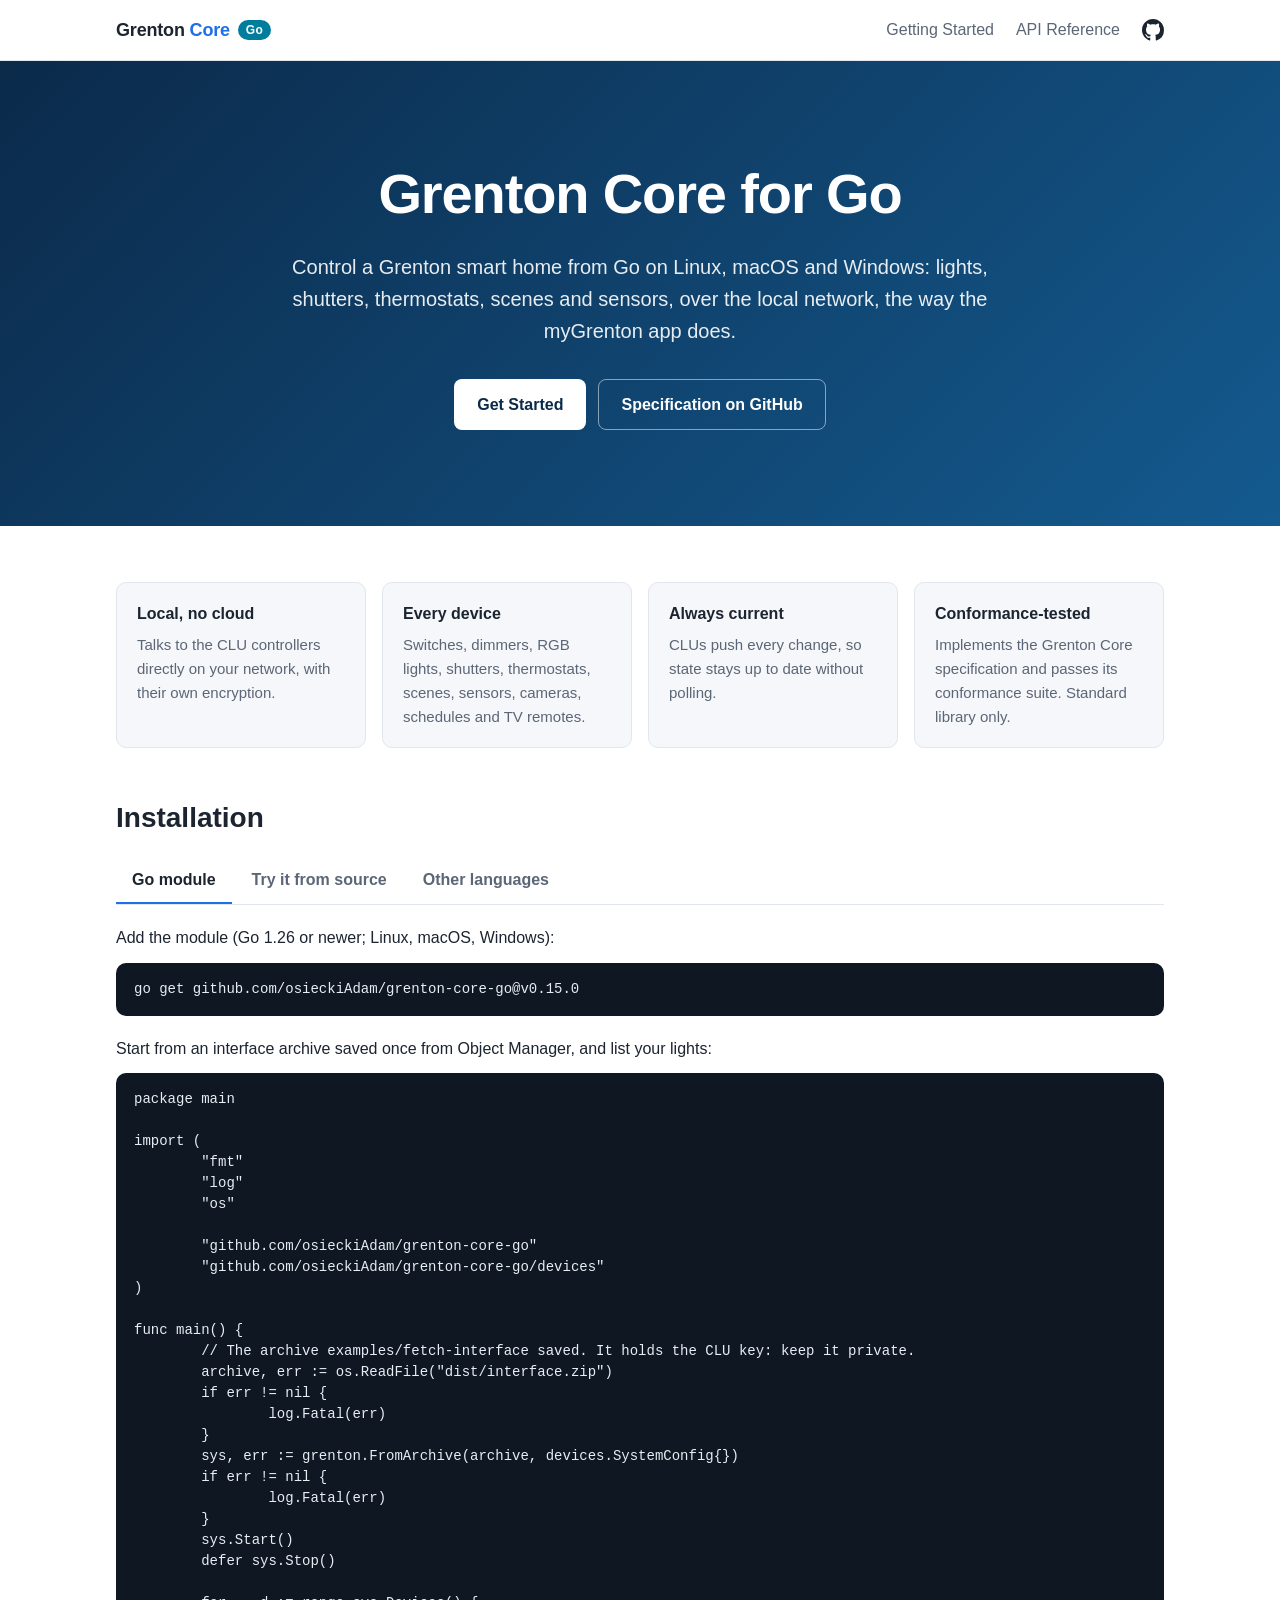
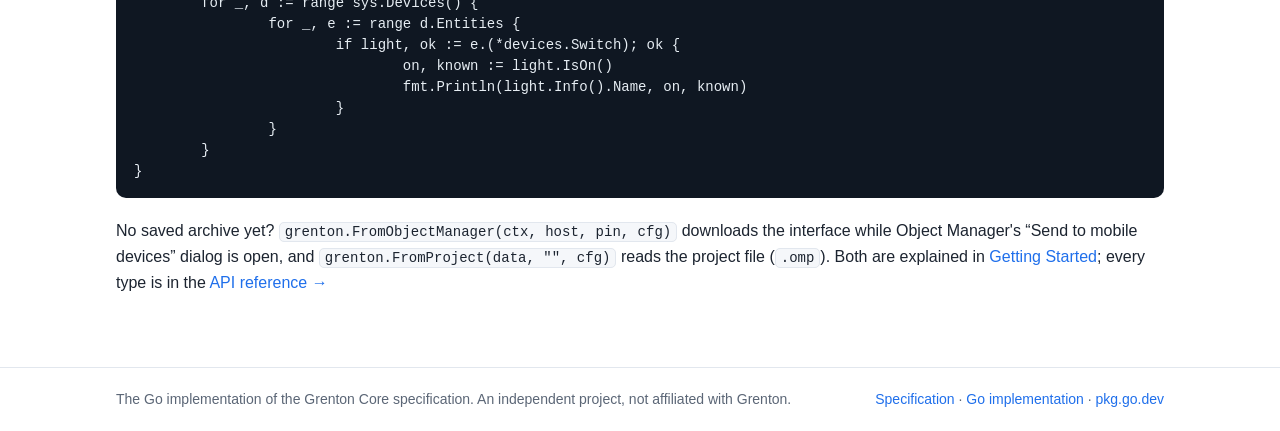
<file: site/index.html>
<!doctype html>
<html lang="en">
<head>
  <meta charset="utf-8">
  <meta name="viewport" content="width=device-width, initial-scale=1">
  <title>Grenton Core for Go</title>
  <meta name="description" content="Control a Grenton smart home from Go, over the local network.">
  <link rel="stylesheet" href="assets/style.css">
</head>
<body>
  <header class="site">
    <div class="wrap">
      <a class="brand" href="./">Grenton <span>Core</span><em class="lang" title="Go implementation">Go</em></a>
      <nav class="main" aria-label="Main">
        <a href="getting-started/">Getting Started</a>
        <a href="https://pkg.go.dev/github.com/osieckiAdam/grenton-core-go">API Reference</a>
        <a class="github" href="https://github.com/osieckiAdam/grenton-core-go" title="Grenton Core for Go on GitHub" aria-label="Grenton Core for Go on GitHub"><svg viewBox="0 0 16 16" aria-hidden="true"><path d="M8 0C3.58 0 0 3.58 0 8c0 3.54 2.29 6.53 5.47 7.59.4.07.55-.17.55-.38 0-.19-.01-.82-.01-1.49-2.01.37-2.53-.49-2.69-.94-.09-.23-.48-.94-.82-1.13-.28-.15-.68-.52-.01-.53.63-.01 1.08.58 1.23.82.72 1.21 1.87.87 2.33.66.07-.52.28-.87.51-1.07-1.78-.2-3.64-.89-3.64-3.95 0-.87.31-1.59.82-2.15-.08-.2-.36-1.02.08-2.12 0 0 .67-.21 2.2.82.64-.18 1.32-.27 2-.27.68 0 1.36.09 2 .27 1.53-1.04 2.2-.82 2.2-.82.44 1.1.16 1.92.08 2.12.51.56.82 1.27.82 2.15 0 3.07-1.87 3.75-3.65 3.95.29.25.54.73.54 1.48 0 1.07-.01 1.93-.01 2.2 0 .21.15.46.55.38A8.013 8.013 0 0016 8c0-4.42-3.58-8-8-8z"/></svg></a>
      </nav>
    </div>
  </header>

  <section class="hero">
    <div class="wrap">
      <h1>Grenton Core for Go</h1>
      <p>Control a Grenton smart home from Go on Linux, macOS and Windows:
      lights, shutters, thermostats, scenes and sensors, over the local
      network, the way the myGrenton app does.</p>
      <div class="buttons">
        <a class="button" href="getting-started/">Get Started</a>
        <a class="button secondary" href="https://github.com/osieckiAdam/grenton-core-spec">Specification on GitHub</a>
      </div>
    </div>
  </section>

  <main class="wrap">
    <div class="features">
      <div class="feature"><h3>Local, no cloud</h3><p>Talks to the CLU controllers directly on your network, with their own encryption.</p></div>
      <div class="feature"><h3>Every device</h3><p>Switches, dimmers, RGB lights, shutters, thermostats, scenes, sensors, cameras, schedules and TV remotes.</p></div>
      <div class="feature"><h3>Always current</h3><p>CLUs push every change, so state stays up to date without polling.</p></div>
      <div class="feature"><h3>Conformance-tested</h3><p>Implements the Grenton Core specification and passes its conformance suite. Standard library only.</p></div>
    </div>

    <section class="install" aria-labelledby="install-title">
      <h2 id="install-title">Installation</h2>
      <div class="tabs" role="tablist" data-tabs>
        <button role="tab" data-panel="tab-go">Go module</button>
        <button role="tab" data-panel="tab-source">Try it from source</button>
        <button role="tab" data-panel="tab-port">Other languages</button>
      </div>

      <div class="panel" id="tab-go" role="tabpanel">
        <p>Add the module (Go 1.26 or newer; Linux, macOS, Windows):</p>
<pre><code>go get github.com/osieckiAdam/grenton-core-go@v0.15.0</code></pre>
        <p>Start from an interface archive saved once from Object Manager, and list your lights:</p>
<pre><code class="language-go">package main

import (
	"fmt"
	"log"
	"os"

	"github.com/osieckiAdam/grenton-core-go"
	"github.com/osieckiAdam/grenton-core-go/devices"
)

func main() {
	// The archive examples/fetch-interface saved. It holds the CLU key: keep it private.
	archive, err := os.ReadFile("dist/interface.zip")
	if err != nil {
		log.Fatal(err)
	}
	sys, err := grenton.FromArchive(archive, devices.SystemConfig{})
	if err != nil {
		log.Fatal(err)
	}
	sys.Start()
	defer sys.Stop()

	for _, d := range sys.Devices() {
		for _, e := range d.Entities {
			if light, ok := e.(*devices.Switch); ok {
				on, known := light.IsOn()
				fmt.Println(light.Info().Name, on, known)
			}
		}
	}
}</code></pre>
        <p>No saved archive yet? <code>grenton.FromObjectManager(ctx, host, pin, cfg)</code> downloads the interface while Object Manager's “Send to mobile devices” dialog is open, and <code>grenton.FromProject(data, "", cfg)</code> reads the project file (<code>.omp</code>). Both are explained in <a href="getting-started/#use-the-library">Getting Started</a>; every type is in the <a href="https://pkg.go.dev/github.com/osieckiAdam/grenton-core-go">API reference →</a></p>
      </div>

      <div class="panel" id="tab-source" role="tabpanel" hidden>
        <p>Clone the Go implementation and run the examples against your installation. No build step; <code>go run</code> does it:</p>
<pre><code>git clone https://github.com/osieckiAdam/grenton-core-go.git
cd grenton-core-go
go run ./examples/fetch-interface 192.168.1.50 dist/interface.zip 149 853
go run ./examples/list-devices dist/interface.zip
go run ./examples/import-project house.omp     <span class="c"># the same, from a project file, no PIN</span></code></pre>
        <p><a href="getting-started/">The whole walkthrough →</a></p>
      </div>

      <div class="panel" id="tab-port" role="tabpanel" hidden>
        <p>This site is for the <strong>Go</strong> implementation. Grenton Core itself is a language-agnostic specification: every implementation follows the same rules and passes the same conformance suite, so behaviour is identical across languages.</p>
        <p>The <a href="https://osieckiadam.github.io/grenton-core-swift/">Swift implementation</a> has its own site. To write a port in another language, start from the specification and its conformance suite:</p>
<pre><code>git submodule add https://github.com/osieckiAdam/grenton-core-spec.git vendor/grenton-core-spec
python3 vendor/grenton-core-spec/tools/suite.py check   <span class="c"># validate the suite</span></code></pre>
        <p><a href="https://github.com/osieckiAdam/grenton-core-spec">Specification and conformance contract →</a></p>
      </div>
    </section>
  </main>

  <footer class="site">
    <div class="wrap">
      <span>The Go implementation of the Grenton Core specification. An independent project, not affiliated with Grenton.</span>
      <span><a href="https://github.com/osieckiAdam/grenton-core-spec">Specification</a> · <a href="https://github.com/osieckiAdam/grenton-core-go">Go implementation</a> · <a href="https://pkg.go.dev/github.com/osieckiAdam/grenton-core-go">pkg.go.dev</a></span>
    </div>
  </footer>
  <script src="assets/site.js"></script>
</body>
</html>
</file>
<file: site/assets/style.css>
:root {
  --bg: #ffffff;
  --bg-soft: #f5f7fa;
  --text: #1c2430;
  --text-soft: #5b6676;
  --border: #e2e7ee;
  --accent: #1f6feb;
  --accent-text: #ffffff;
  --code-bg: #0f1722;
  --code-text: #e6edf3;
  --code-comment: #8b98a9;
  --hero-from: #0b2a4a;
  --hero-to: #145a8f;
  --hero-text: #ffffff;
  --lang: #007d9c;
  --radius: 10px;
  --max: 1080px;
}
@media (prefers-color-scheme: dark) {
  :root {
    --bg: #0d1117;
    --bg-soft: #151b23;
    --text: #e6edf3;
    --text-soft: #9aa6b4;
    --border: #273140;
    --accent: #4c8dff;
    --code-bg: #0a0f16;
    --hero-from: #071a2e;
    --hero-to: #0e3d63;
  }
}
* { box-sizing: border-box; }
html { -webkit-text-size-adjust: 100%; }
body {
  margin: 0;
  background: var(--bg);
  color: var(--text);
  font: 16px/1.6 -apple-system, BlinkMacSystemFont, "Segoe UI", Roboto, "Helvetica Neue", Arial, sans-serif;
}
a { color: var(--accent); text-decoration: none; }
a:hover { text-decoration: underline; }
code, pre { font-family: ui-monospace, SFMono-Regular, Menlo, Consolas, monospace; font-size: 14px; }
:not(pre) > code { background: var(--bg-soft); border: 1px solid var(--border); border-radius: 5px; padding: 1px 5px; }
pre {
  background: var(--code-bg); color: var(--code-text);
  border-radius: var(--radius); padding: 16px 18px; margin: 12px 0 20px;
  overflow-x: auto; line-height: 1.5;
}
pre .c { color: var(--code-comment); }
.wrap { max-width: var(--max); margin: 0 auto; padding: 0 16px; }

/* Header */
header.site {
  position: sticky; top: 0; z-index: 10;
  background: color-mix(in srgb, var(--bg) 88%, transparent);
  backdrop-filter: blur(8px);
  border-bottom: 1px solid var(--border);
}
header.site .wrap { display: flex; align-items: center; gap: 24px; height: 60px; }
.brand { font-weight: 700; font-size: 18px; color: var(--text); letter-spacing: -0.01em; }
.brand:hover { text-decoration: none; }
.brand span { color: var(--accent); }
.brand .lang {
  font-style: normal; font-size: 12px; font-weight: 700; letter-spacing: 0.02em;
  color: #fff; background: var(--lang); border-radius: 999px; padding: 3px 8px;
  margin-left: 8px; vertical-align: 2px;
}
nav.main { display: flex; align-items: center; gap: 22px; margin-left: auto; }
nav.main a { color: var(--text-soft); font-weight: 500; }
nav.main a:hover, nav.main a[aria-current="page"] { color: var(--text); text-decoration: none; }
nav.main .github { display: inline-flex; color: var(--text); }
nav.main .github svg { width: 22px; height: 22px; fill: currentColor; }

/* Hero */
.hero {
  background: linear-gradient(135deg, var(--hero-from), var(--hero-to));
  color: var(--hero-text); text-align: center; padding: 88px 0 96px;
}
.hero h1 { font-size: clamp(36px, 6vw, 56px); margin: 0 0 12px; letter-spacing: -0.02em; }
.hero p { font-size: clamp(17px, 2.2vw, 20px); max-width: 720px; margin: 0 auto 32px; opacity: 0.9; }
.buttons { display: flex; gap: 12px; justify-content: center; flex-wrap: wrap; }
.button {
  display: inline-block; padding: 12px 22px; border-radius: 8px; font-weight: 600;
  background: var(--hero-text); color: var(--hero-from); border: 1px solid transparent;
}
.button.secondary { background: transparent; color: var(--hero-text); border-color: rgba(255, 255, 255, 0.5); }
.button:hover { text-decoration: none; filter: brightness(0.95); }

/* Features */
.features { display: grid; grid-template-columns: repeat(auto-fit, minmax(220px, 1fr)); gap: 16px; margin: 56px auto 16px; }
.feature { border: 1px solid var(--border); border-radius: var(--radius); padding: 18px 20px; background: var(--bg-soft); }
.feature h3 { margin: 0 0 6px; font-size: 16px; }
.feature p { margin: 0; color: var(--text-soft); font-size: 15px; }

/* Install tabs */
section.install { margin: 48px auto 72px; }
section.install h2 { font-size: 28px; margin: 0 0 16px; }
.tabs { display: flex; gap: 4px; border-bottom: 1px solid var(--border); overflow-x: auto; }
.tabs button {
  appearance: none; background: none; border: 0; border-bottom: 2px solid transparent;
  padding: 10px 16px; font: inherit; font-weight: 600; color: var(--text-soft); cursor: pointer; white-space: nowrap;
}
.tabs button[aria-selected="true"] { color: var(--text); border-bottom-color: var(--accent); }
.panel { padding: 20px 0 0; }
.panel[hidden] { display: none; }
.panel p { margin: 0 0 8px; }

/* Article (getting started) */
main.article { max-width: 820px; margin: 0 auto; padding: 40px 16px 80px; }
main.article h1 { font-size: 36px; margin: 0 0 8px; letter-spacing: -0.01em; }
main.article .lead { color: var(--text-soft); font-size: 18px; margin: 0 0 32px; }
main.article h2 { margin: 40px 0 8px; font-size: 24px; }
main.article h2 .step {
  display: inline-grid; place-items: center; width: 30px; height: 30px; margin-right: 8px;
  border-radius: 50%; background: var(--accent); color: var(--accent-text); font-size: 15px; vertical-align: 3px;
}
main.article img { max-width: 100%; border-radius: var(--radius); border: 1px solid var(--border); }
.note { border-left: 3px solid var(--accent); background: var(--bg-soft); padding: 10px 14px; border-radius: 0 8px 8px 0; margin: 16px 0; }
.note.warn { border-left-color: #d29922; }

footer.site { border-top: 1px solid var(--border); color: var(--text-soft); font-size: 14px; }
footer.site .wrap { display: flex; gap: 16px; flex-wrap: wrap; justify-content: space-between; padding: 20px 16px; }

main, section, .panel, .feature { min-width: 0; }
:not(pre) > code { overflow-wrap: anywhere; }

@media (max-width: 640px) {
  header.site .wrap { gap: 10px; }
  .brand { font-size: 16px; white-space: nowrap; }
  nav.main { gap: 12px; font-size: 14px; }
  nav.main a { white-space: nowrap; }
  .hero { padding: 56px 0 64px; }
  .features { grid-template-columns: 1fr; margin-top: 32px; }
}
</file>
